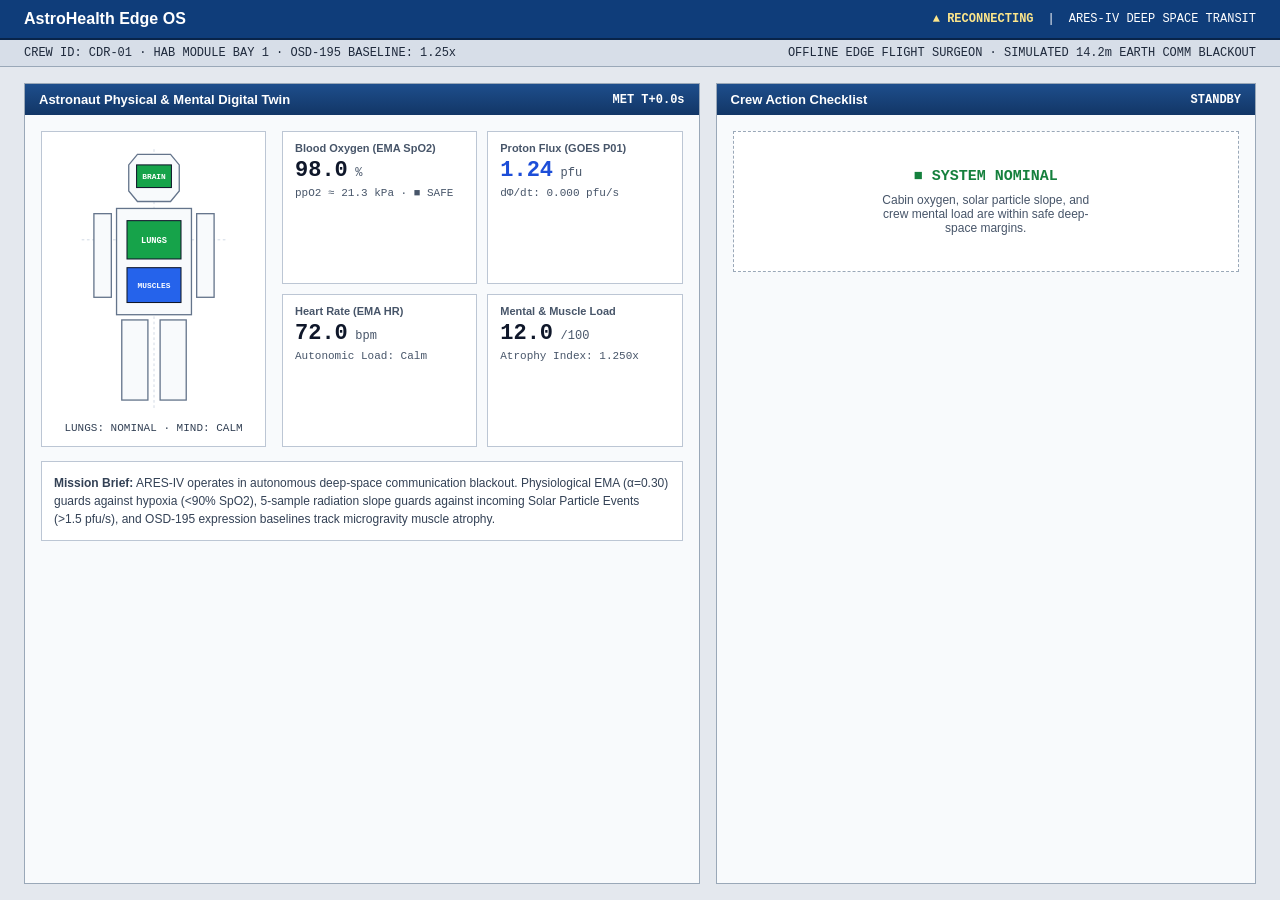
<file: deliverables/index.html>
<!DOCTYPE html>
<html lang="en">
<head>
  <meta charset="UTF-8" />
  <meta name="viewport" content="width=device-width, initial-scale=1.0" />
  <title>AstroHealth Edge OS — Offline NASA Crew Digital Twin</title>
  <style>
    :root {
      --bg: #e4e8ee;
      --surface: #f8fafc;
      --subsurface: #ffffff;
      --border: #9aa8b8;
      --navy: #123666;
      --text: #1a222d;
      --muted: #475569;
      --blue: #1d4ed8;
      --green: #16a34a;
      --amber: #d97706;
      --red: #dc2626;
    }

    * {
      box-sizing: border-box;
      margin: 0;
      padding: 0;
    }

    body {
      background-color: var(--bg);
      color: var(--text);
      font-family: Tahoma, Verdana, Arial, Helvetica, sans-serif;
      min-height: 100vh;
      display: flex;
      flex-direction: column;
    }

    header {
      display: flex;
      align-items: center;
      justify-content: space-between;
      padding: 10px 24px;
      background-color: #0f3d7a;
      color: #ffffff;
      border-bottom: 2px solid #08244a;
    }

    .brand {
      font-size: 16px;
      font-weight: 700;
    }

    .header-meta {
      display: flex;
      gap: 14px;
      font-family: "Courier New", "Lucida Console", monospace;
      font-size: 12px;
      font-variant-numeric: tabular-nums;
    }

    .mission-bar {
      background-color: #d7dee8;
      border-bottom: 1px solid var(--border);
      padding: 6px 24px;
      font-family: "Courier New", monospace;
      font-size: 12px;
      color: #1e293b;
      display: flex;
      justify-content: space-between;
      flex-wrap: wrap;
      gap: 12px;
    }

    .link-state.connected { color: #86efac; font-weight: 700; }
    .link-state.disconnected { color: #fde68a; font-weight: 700; }

    main {
      flex: 1;
      display: grid;
      grid-template-columns: 1.25fr 1fr;
      gap: 16px;
      padding: 16px 24px;
      max-width: 1400px;
      width: 100%;
      margin: 0 auto;
    }

    .panel {
      background-color: var(--surface);
      border: 1px solid var(--border);
      overflow: hidden;
      display: flex;
      flex-direction: column;
    }

    .panel-title {
      background: linear-gradient(180deg, #1e4e8c 0%, #123666 100%);
      color: #ffffff;
      font-size: 13px;
      font-weight: 700;
      padding: 8px 14px;
      display: flex;
      justify-content: space-between;
      align-items: center;
    }

    .panel-body {
      padding: 16px;
      display: flex;
      flex-direction: column;
      gap: 14px;
      flex: 1;
    }

    .twin-layout {
      display: grid;
      grid-template-columns: 225px 1fr;
      gap: 16px;
      align-items: stretch;
    }

    .svg-stage {
      background-color: var(--subsurface);
      border: 1px solid #bcc6d4;
      padding: 12px;
      display: flex;
      flex-direction: column;
      align-items: center;
      justify-content: space-between;
      gap: 8px;
    }

    .metrics-grid {
      display: grid;
      grid-template-columns: 1fr 1fr;
      gap: 10px;
    }

    .metric-box {
      background-color: var(--subsurface);
      border: 1px solid #bcc6d4;
      padding: 10px 12px;
    }

    .metric-label {
      font-size: 11px;
      color: var(--muted);
      margin-bottom: 4px;
      font-weight: 600;
    }

    .metric-value {
      font-family: "Courier New", monospace;
      font-size: 22px;
      font-weight: 700;
      font-variant-numeric: tabular-nums;
      color: #0f172a;
    }

    .metric-unit {
      font-family: "Courier New", monospace;
      font-size: 12px;
      color: var(--muted);
      margin-left: 3px;
    }

    .metric-sub {
      font-family: "Courier New", monospace;
      font-size: 11px;
      margin-top: 4px;
      color: var(--muted);
    }

    .mission-card {
      background-color: var(--subsurface);
      border: 1px solid #bcc6d4;
      padding: 12px;
      font-size: 12px;
      color: #334155;
      line-height: 1.5;
    }

    .progress-box {
      background-color: var(--subsurface);
      border: 1px solid #bcc6d4;
      padding: 10px 12px;
      display: none;
      flex-direction: column;
      gap: 6px;
    }

    .progress-bar-track {
      height: 10px;
      background-color: #e2e8f0;
      border: 1px solid #94a3b8;
      overflow: hidden;
    }

    .progress-bar-fill {
      height: 100%;
      width: 0%;
      background-color: var(--green);
      transition: width 150ms ease;
    }

    .nominal-box {
      flex: 1;
      display: flex;
      flex-direction: column;
      align-items: center;
      justify-content: center;
      text-align: center;
      padding: 36px 20px;
      background-color: var(--subsurface);
      border: 1px dashed var(--border);
      color: #15803d;
      gap: 8px;
    }

    .nominal-box h3 {
      font-family: "Courier New", monospace;
      font-size: 15px;
      font-weight: 700;
    }

    .nominal-box p {
      font-size: 12px;
      color: var(--muted);
      max-width: 34ch;
    }

    .protocol-list {
      display: flex;
      flex-direction: column;
      gap: 10px;
    }

    .protocol-card {
      background-color: var(--subsurface);
      border: 1px solid #bcc6d4;
      padding: 12px;
    }

    .protocol-card.critical { border-color: var(--red); }
    .protocol-card.warning { border-color: var(--amber); }

    .protocol-header {
      display: flex;
      justify-content: space-between;
      align-items: center;
      margin-bottom: 8px;
      padding-bottom: 6px;
      border-bottom: 1px solid #e2e8f0;
      gap: 10px;
    }

    .protocol-hazard {
      font-size: 13px;
      font-weight: 700;
      color: #0f172a;
    }

    .protocol-severity {
      font-family: "Courier New", monospace;
      font-size: 11px;
      font-weight: 700;
    }

    .severity-critical { color: #b91c1c; }
    .severity-warning { color: #b45309; }

    .checklist {
      list-style: none;
      display: flex;
      flex-direction: column;
      gap: 6px;
    }

    .checklist-item {
      display: flex;
      align-items: center;
      gap: 8px;
      font-size: 12px;
      cursor: pointer;
      padding: 6px 8px;
      background-color: #f8fafc;
      border: 1px solid #cbd5e1;
    }

    .checklist-item:hover { border-color: var(--blue); }

    .checklist-item input[type="checkbox"] {
      width: 15px;
      height: 15px;
      accent-color: var(--green);
      cursor: pointer;
    }

    .checklist-item.done span {
      text-decoration: line-through;
      color: var(--muted);
    }

    @media (max-width: 960px) {
      main, .twin-layout { grid-template-columns: 1fr; }
    }
  </style>
</head>
<body>
  <header>
    <div class="brand">AstroHealth Edge OS</div>
    <div class="header-meta">
      <span id="ws-status" class="link-state disconnected">▲ CONNECTING LOCAL LINK</span>
      <span>|</span>
      <span>ARES-IV DEEP SPACE TRANSIT</span>
    </div>
  </header>

  <div class="mission-bar">
    <span>CREW ID: CDR-01 · HAB MODULE BAY 1 · OSD-195 BASELINE: 1.25x</span>
    <span>OFFLINE EDGE FLIGHT SURGEON · SIMULATED 14.2m EARTH COMM BLACKOUT</span>
  </div>

  <main>
    <!-- Panel 1: Astronaut Physical & Mental Digital Twin -->
    <section class="panel" aria-label="Digital Twin Telemetry Panel">
      <div class="panel-title">
        <span>Astronaut Physical &amp; Mental Digital Twin</span>
        <span id="twin-timestamp" style="font-family: 'Courier New', monospace; font-size: 12px;">MET T+0.0s</span>
      </div>

      <div class="panel-body">
        <div class="twin-layout">
          <div class="svg-stage">
            <svg width="178" height="270" viewBox="0 0 190 310" role="img" aria-label="Astronaut Body Schematic">
              <line x1="95" y1="6" x2="95" y2="304" stroke="#cbd5e1" stroke-width="1" stroke-dasharray="3 3" />
              <line x1="12" y1="110" x2="178" y2="110" stroke="#cbd5e1" stroke-width="1" stroke-dasharray="3 3" />
              <!-- Angular octagonal head (zero circles) -->
              <polygon points="76,12 114,12 124,24 124,54 114,66 76,66 66,54 66,24" fill="#f8fafc" stroke="#64748b" stroke-width="1.5" />
              <rect x="52" y="74" width="86" height="122" fill="#f8fafc" stroke="#64748b" stroke-width="1.5" />
              <rect x="26" y="80" width="20" height="96" fill="#f8fafc" stroke="#64748b" stroke-width="1.5" />
              <rect x="144" y="80" width="20" height="96" fill="#f8fafc" stroke="#64748b" stroke-width="1.5" />
              <rect x="58" y="202" width="30" height="92" fill="#f8fafc" stroke="#64748b" stroke-width="1.5" />
              <rect x="102" y="202" width="30" height="92" fill="#f8fafc" stroke="#64748b" stroke-width="1.5" />

              <rect id="brain" x="75" y="24" width="40" height="26" fill="#16a34a" stroke="#0f172a" stroke-width="1.2" />
              <text x="95" y="40" text-anchor="middle" fill="#ffffff" font-size="9" font-weight="700" font-family="Courier New, monospace">BRAIN</text>

              <!-- Required <rect id="lungs"> dynamic red (<90) / green (>=90) -->
              <rect id="lungs" x="64" y="88" width="62" height="44" fill="#16a34a" stroke="#0f172a" stroke-width="1.2" />
              <text x="95" y="114" text-anchor="middle" fill="#ffffff" font-size="10" font-weight="700" font-family="Courier New, monospace">LUNGS</text>

              <rect id="muscles" x="64" y="142" width="62" height="40" fill="#2563eb" stroke="#0f172a" stroke-width="1.2" />
              <text x="95" y="165" text-anchor="middle" fill="#ffffff" font-size="9" font-weight="700" font-family="Courier New, monospace">MUSCLES</text>
            </svg>
            <span id="organ-caption" style="font-family: 'Courier New', monospace; font-size: 11px; color: #334155;">LUNGS: NOMINAL · MIND: CALM</span>
          </div>

          <div class="metrics-grid">
            <div class="metric-box">
              <div class="metric-label">Blood Oxygen (EMA SpO2)</div>
              <div>
                <span id="val-spo2" class="metric-value">98.0</span>
                <span class="metric-unit">%</span>
              </div>
              <div id="sub-spo2" class="metric-sub">ppO2 ≈ 21.3 kPa · ■ SAFE</div>
            </div>

            <div class="metric-box">
              <div class="metric-label">Proton Flux (GOES P01)</div>
              <div>
                <span id="val-flux" class="metric-value" style="color: #1d4ed8;">1.24</span>
                <span class="metric-unit">pfu</span>
              </div>
              <div id="sub-slope" class="metric-sub">dΦ/dt: 0.000 pfu/s</div>
            </div>

            <div class="metric-box">
              <div class="metric-label">Heart Rate (EMA HR)</div>
              <div>
                <span id="val-hr" class="metric-value">72.0</span>
                <span class="metric-unit">bpm</span>
              </div>
              <div id="sub-hr" class="metric-sub">Autonomic Load: Calm</div>
            </div>

            <div class="metric-box">
              <div class="metric-label">Mental &amp; Muscle Load</div>
              <div>
                <span id="val-mental" class="metric-value">12.0</span>
                <span class="metric-unit">/100</span>
              </div>
              <div id="sub-muscle" class="metric-sub">Atrophy Index: 1.250x</div>
            </div>
          </div>
        </div>

        <div class="mission-card">
          <strong>Mission Brief:</strong> ARES-IV operates in autonomous deep-space communication blackout.
          Physiological EMA (α=0.30) guards against hypoxia (&lt;90% SpO2), 5-sample radiation slope guards against
          incoming Solar Particle Events (&gt;1.5 pfu/s), and OSD-195 expression baselines track microgravity muscle atrophy.
        </div>
      </div>
    </section>

    <!-- Panel 2: Actionable Crew Checklist -->
    <section class="panel" aria-label="Actionable Crew Checklist Panel">
      <div class="panel-title">
        <span>Crew Action Checklist</span>
        <span id="protocol-count" style="font-family: 'Courier New', monospace; font-size: 12px;">STANDBY</span>
      </div>

      <div class="panel-body">
        <div id="progress-box" class="progress-box">
          <div style="display: flex; justify-content: space-between; font-family: 'Courier New', monospace; font-size: 11px; color: #334155;">
            <span>COUNTERMEASURE CLEARANCE</span>
            <span id="progress-label">0%</span>
          </div>
          <div class="progress-bar-track">
            <div id="progress-fill" class="progress-bar-fill"></div>
          </div>
        </div>

        <div id="protocol-container" class="protocol-list">
          <div class="nominal-box">
            <h3>■ SYSTEM NOMINAL</h3>
            <p>Cabin oxygen, solar particle slope, and crew mental load are within safe deep-space margins.</p>
          </div>
        </div>
      </div>
    </section>
  </main>

  <script>
    (function () {
      const wsStatus = document.getElementById("ws-status");
      const valSpo2 = document.getElementById("val-spo2");
      const subSpo2 = document.getElementById("sub-spo2");
      const valFlux = document.getElementById("val-flux");
      const subSlope = document.getElementById("sub-slope");
      const valHr = document.getElementById("val-hr");
      const subHr = document.getElementById("sub-hr");
      const valMental = document.getElementById("val-mental");
      const subMuscle = document.getElementById("sub-muscle");
      const twinTimestamp = document.getElementById("twin-timestamp");
      const organCaption = document.getElementById("organ-caption");
      const lungsRect = document.getElementById("lungs");
      const brainRect = document.getElementById("brain");
      const protocolCount = document.getElementById("protocol-count");
      const progressBox = document.getElementById("progress-box");
      const progressLabel = document.getElementById("progress-label");
      const progressFill = document.getElementById("progress-fill");
      const protocolContainer = document.getElementById("protocol-container");

      const completedSteps = new Set();

      function connectWebSocket() {
        const protocol = window.location.protocol === "https:" ? "wss:" : "ws:";
        const socket = new WebSocket(protocol + "//" + window.location.host + "/ws/dashboard");

        socket.addEventListener("open", function () {
          wsStatus.textContent = "■ LOCAL LINK ACTIVE";
          wsStatus.className = "link-state connected";
        });

        socket.addEventListener("close", function () {
          wsStatus.textContent = "▲ RECONNECTING";
          wsStatus.className = "link-state disconnected";
          setTimeout(connectWebSocket, 1500);
        });

        socket.addEventListener("message", function (event) {
          try {
            renderTelemetry(JSON.parse(event.data));
          } catch (err) {
            console.error(err);
          }
        });
      }

      function renderTelemetry(data) {
        const spo2 = Number(data.smoothed_spo2 ?? 98.0);
        const hr = Number(data.smoothed_heart_rate ?? 72.0);
        const flux = Number(data.radiation_flux ?? 0.0);
        const slope = Number(data.radiation_slope ?? 0.0);
        const mental = Number(data.mental_stress_index ?? 0.0);
        const muscleRisk = Number(data.muscle_atrophy_risk ?? 1.25);
        const ts = Number(data.timestamp ?? 0.0);
        const protocols = Array.isArray(data.protocols) ? data.protocols : [];

        const ppO2 = ((spo2 / 98.0) * 21.3).toFixed(1);

        valSpo2.textContent = spo2.toFixed(1);
        valHr.textContent = hr.toFixed(1);
        valFlux.textContent = flux.toFixed(2);
        valMental.textContent = mental.toFixed(1);
        twinTimestamp.textContent = "MET T+" + ts.toFixed(1) + "s";

        subSlope.textContent = "dΦ/dt: " + slope.toFixed(3) + " pfu/s";
        subMuscle.textContent = "Atrophy Index: " + muscleRisk.toFixed(3) + "x";

        if (spo2 < 90) {
          lungsRect.setAttribute("fill", "#dc2626");
          valSpo2.style.color = "#b91c1c";
          subSpo2.textContent = "ppO2 ≈ " + ppO2 + " kPa · ✖ HYPOXIA";
          subSpo2.style.color = "#b91c1c";
        } else {
          lungsRect.setAttribute("fill", "#16a34a");
          valSpo2.style.color = "#0f172a";
          subSpo2.textContent = "ppO2 ≈ " + ppO2 + " kPa · ■ SAFE";
          subSpo2.style.color = "#475569";
        }

        if (hr > 110 || slope > 1.5) {
          brainRect.setAttribute("fill", "#d97706");
          subHr.textContent = hr > 110 ? "▲ HIGH AUTONOMIC LOAD" : "▲ RADIATION VIGILANCE";
          subHr.style.color = "#b45309";
        } else {
          brainRect.setAttribute("fill", "#16a34a");
          subHr.textContent = "Autonomic Load: Calm";
          subHr.style.color = "#475569";
        }

        organCaption.textContent =
          (spo2 < 90 ? "LUNGS: HYPOXIA" : "LUNGS: NOMINAL") +
          " · " +
          (hr > 110 ? "MIND: STRAINED" : "MIND: CALM");

        renderProtocols(protocols);
      }

      function updateProgress(protocols) {
        let total = 0;
        let done = 0;
        protocols.forEach(function (p) {
          (p.checklist || []).forEach(function (step) {
            total += 1;
            if (completedSteps.has(p.hazard + "::" + step)) done += 1;
          });
        });

        if (total === 0) {
          progressBox.style.display = "none";
          protocolCount.textContent = "STANDBY";
          return;
        }

        const pct = Math.round((done / total) * 100);
        progressBox.style.display = "flex";
        progressLabel.textContent = pct + "%";
        progressFill.style.width = pct + "%";
        protocolCount.textContent = done + "/" + total + " CLEARED";
      }

      function renderProtocols(protocols) {
        protocolContainer.innerHTML = "";

        if (protocols.length === 0) {
          completedSteps.clear();
          updateProgress([]);
          const nominal = document.createElement("div");
          nominal.className = "nominal-box";
          nominal.innerHTML =
            "<h3>■ SYSTEM NOMINAL</h3><p>Cabin oxygen, solar particle slope, and crew mental load are within safe deep-space margins.</p>";
          protocolContainer.appendChild(nominal);
          return;
        }

        protocols.forEach(function (proto) {
          const card = document.createElement("div");
          const isCritical = proto.severity === "CRITICAL";
          card.className = "protocol-card " + (isCritical ? "critical" : "warning");

          const header = document.createElement("div");
          header.className = "protocol-header";

          const title = document.createElement("span");
          title.className = "protocol-hazard";
          title.textContent = proto.hazard;

          const sev = document.createElement("span");
          sev.className = "protocol-severity " + (isCritical ? "severity-critical" : "severity-warning");
          sev.textContent = (isCritical ? "✖ " : "▲ ") + proto.severity;

          header.appendChild(title);
          header.appendChild(sev);
          card.appendChild(header);

          const ul = document.createElement("ul");
          ul.className = "checklist";

          (proto.checklist || []).forEach(function (stepText) {
            const key = proto.hazard + "::" + stepText;
            const li = document.createElement("li");
            li.className = "checklist-item" + (completedSteps.has(key) ? " done" : "");

            const checkbox = document.createElement("input");
            checkbox.type = "checkbox";
            checkbox.checked = completedSteps.has(key);

            const span = document.createElement("span");
            span.textContent = stepText;

            checkbox.addEventListener("change", function () {
              if (checkbox.checked) {
                completedSteps.add(key);
                li.classList.add("done");
              } else {
                completedSteps.delete(key);
                li.classList.remove("done");
              }
              updateProgress(protocols);
            });

            li.appendChild(checkbox);
            li.appendChild(span);
            ul.appendChild(li);
          });

          card.appendChild(ul);
          protocolContainer.appendChild(card);
        });

        updateProgress(protocols);
      }

      connectWebSocket();
    })();
  </script>
</body>
</html>
</file>
